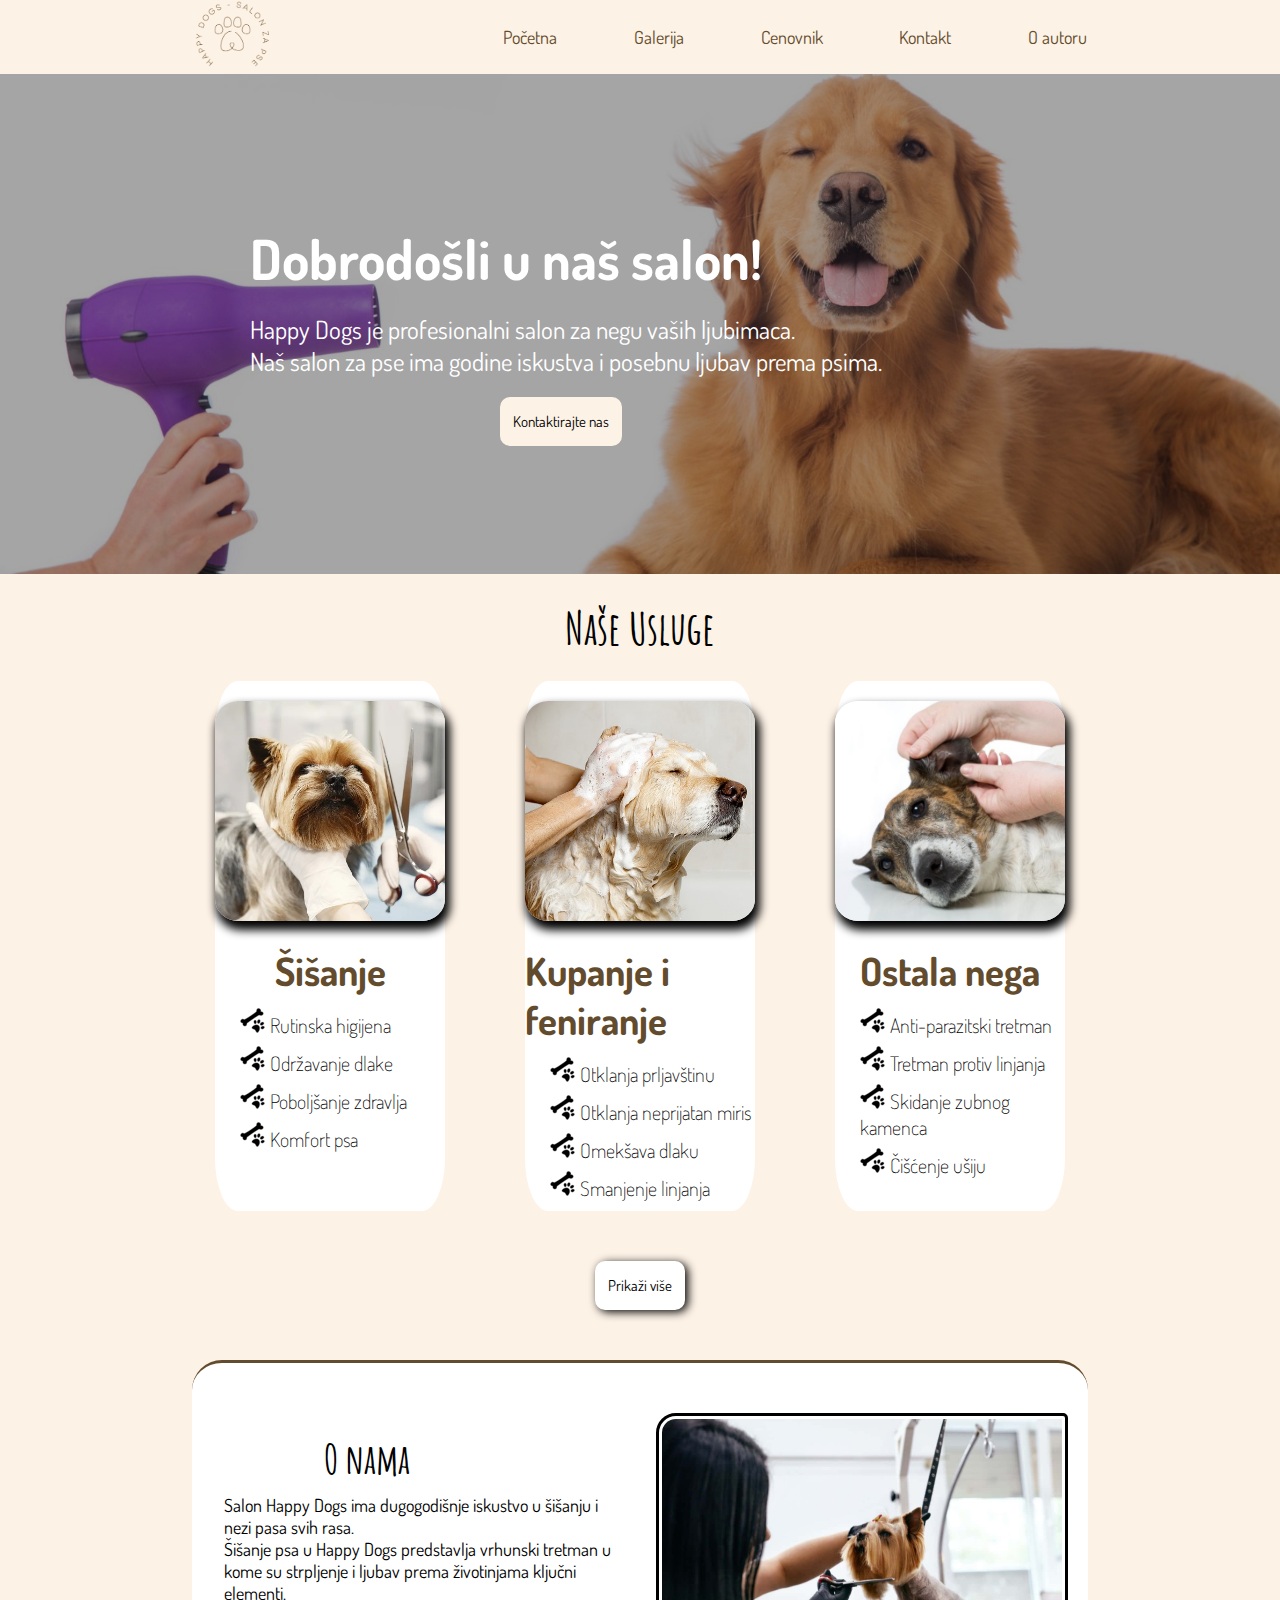
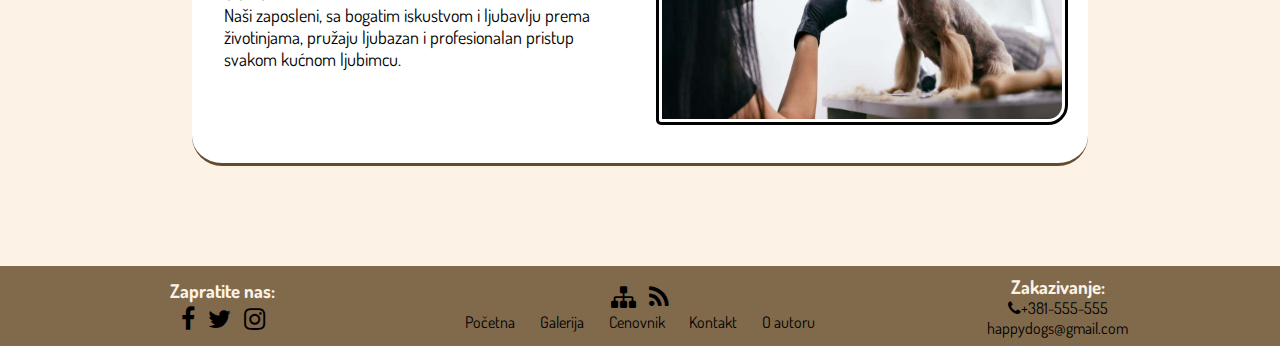
<file: index.html>
<!DOCTYPE html>
<html lang="en">
<head>
    <meta charset="UTF-8">
    <meta name="viewport" content="width=device-width, initial-scale=1.0">
    <meta name="keywords" content="sisanjepasa, salon, ljubimci, negapasa, pas, nega, dogs, doggroomer">
    <meta name="description" content="Happy Dogs je profesionalni salon za negu vaših ljubimaca.">
    <meta name="author" content="Kristijan Smailović">
    <link rel="stylesheet" type="text/css" href="assets/css/style.css">
    <link rel="preconnect" href="https://fonts.googleapis.com">
    <link rel="preconnect" href="https://fonts.gstatic.com" crossorigin>
    <link href="https://fonts.googleapis.com/css2?family=Amatic+SC:wght@400;700&family=Dosis:wght@200..800&display=swap" rel="stylesheet">
    <link rel="stylesheet" href="https://cdnjs.cloudflare.com/ajax/libs/font-awesome/4.7.0/css/font-awesome.min.css">
    <link rel="icon" type="image/x-icon" href="/assets/img/dogbone1.png">
    <title>Happy Dogs</title>
</head>
<body>
        <header>
            <div class="logo">
                <a href="index.html"><img src="assets/img/logo2.png"></a>
            </div>
            <nav>
                <ul>
                    <li><a href="index.html">Početna</a></li>
                    <li><a href="gallery.html">Galerija</a></li>
                    <li><a href="prices.html">Cenovnik</a></li>
                    <li><a href="contact.html">Kontakt</a></li>
                    <li><a href="about.html">O autoru</a></li>
                </ul>
            </nav>
        </header>
        <div class="page-container">
        <div class="cover">
            <h1>Dobrodošli u naš salon!</h1>
            <p>Happy Dogs je profesionalni salon za negu vaših ljubimaca. <br/> Naš salon za pse ima godine iskustva i posebnu ljubav prema psima. </p>
            <form action="contact.html">
                <button id="contact_button">Kontaktirajte nas</button>
            </form>
        </div>

        <div id="services">
            <div id="services-text"><h1>Naše Usluge</h1></div>
        </div>

        <div class="container-row">
            <div class="services">
                <div class="services-collumn">
                    <img src="assets/img/haircutting.jpg">
                    <h1>Šišanje</h1>
                    <h3>Rutinska higijena</h3>
                    <h3>Održavanje dlake</h3>
                    <h3>Poboljšanje zdravlja</h3>
                    <h3>Komfort psa</h3>
                </div>
            </div>

            <div class="services">
                <div class="services-collumn">
                    <img src="assets/img/shower.jpg">
                    <h1>Kupanje i feniranje</h1>
                    <h3>Otklanja prljavštinu</h3>
                    <h3>Otklanja neprijatan miris</h3>
                    <h3>Omekšava dlaku</h3>
                    <h3>Smanjenje linjanja</h3>
                </div>
            </div>

            <div class="services">
                <div class="services-collumn">
                    <img src="assets/img/other.jpg">
                    <h1>Ostala nega</h1>
                    <h3>Anti-parazitski tretman</h3>
                    <h3>Tretman protiv linjanja</h3>
                    <h3>Skidanje zubnog kamenca </h3>
                    <h3>Čišćenje ušiju</h3>
                </div>
            </div>
        </div>
        <div id="show-more">
            <form action="prices.html">
                <button>Prikaži više</button>
            </form>
        </div>
        
        <div class="about-us">
            <div class="contentbox">
                <h1>O nama</h1>
                <p>Salon Happy Dogs ima dugogodišnje iskustvo u šišanju i nezi pasa svih rasa. <br/>Šišanje psa u Happy Dogs predstavlja vrhunski tretman u kome su strpljenje
                    i ljubav prema životinjama ključni elementi.<br/> Naši zaposleni, sa bogatim iskustvom i ljubavlju prema životinjama, pružaju ljubazan i profesionalan pristup 
                    svakom kućnom ljubimcu.</p>
            </div>
            <div class="contentbox">
                <img src="assets/img/grooming.jpg">
            </div>
        </div>


        <footer>
            <div class="footer-section">
                <h3>Zapratite nas:</h3>
                <div class="icon">
                    <a href="https://www.facebook.com/"><i class="fa fa-facebook"></i></a>
                    <a href="https://www.twitter.com/"><i class="fa fa-twitter"></i></a>
                    <a href="https://www.instagram.com/"><i class="fa fa-instagram"></i></a>
                </div>
              </div>
              <div class="footer-section">  	
                <div class="icon">
                    <a href="sitemap.xml"><i class="fa fa-sitemap"></i></a>
                    <a href="rss.xml"><i class="fa fa-rss"></i></a>
                </div>
                <ul>
                    <li><a href="index.html">Početna</a></li>
                    <li><a href="gallery.html">Galerija</a></li>
                    <li><a href="prices.html">Cenovnik</a></li>
                    <li><a href="contact.html">Kontakt</a></li>
                    <li><a href="about.html">O autoru</a></li>
                </ul>
              </div>
              <div class="footer-section">
                <h3>Zakazivanje:</h3>
                <p><i class="fa fa-phone"></i>&#43;381-555-555</p>
                <p>happydogs&#64;gmail&#46;com</p>
              </div>
        </footer>
    </div>
</body>
</html>
</file>
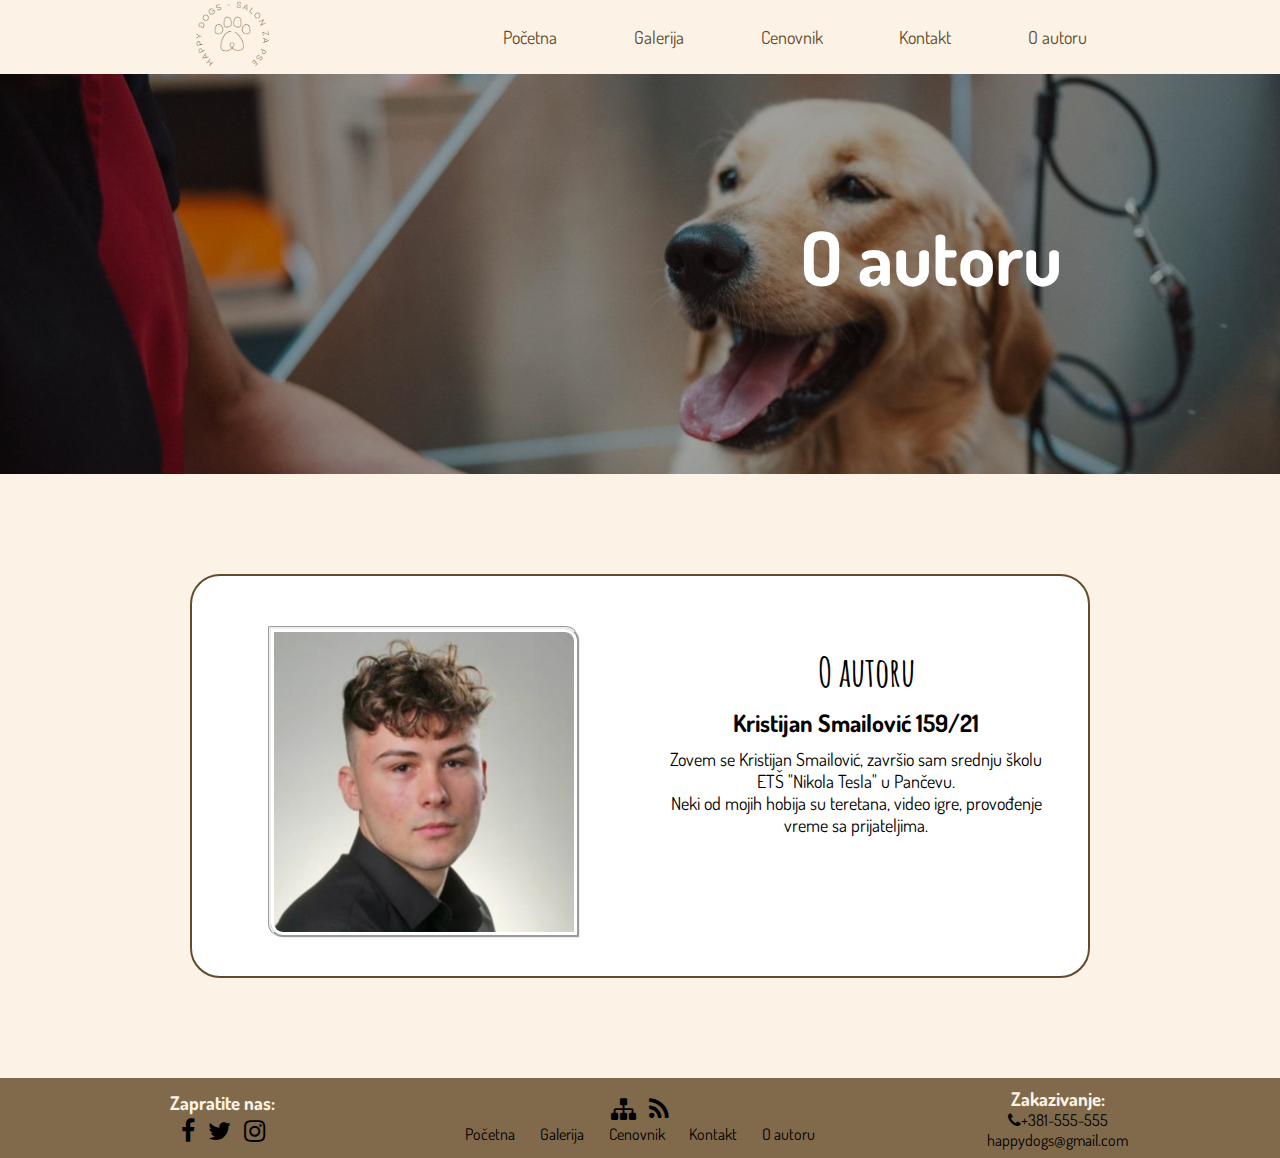
<file: about.html>
<!DOCTYPE html>
<html lang="en">
<head>
    <meta charset="UTF-8">
    <meta name="viewport" content="width=device-width, initial-scale=1.0">
    <meta name="keywords" content="sisanjepasa, salon, ljubimci, negapasa, pas, nega, dogs, doggroomer">
    <meta name="description" content="Happy Dogs je profesionalni salon za negu vaših ljubimaca.">
    <meta name="author" content="Kristijan Smailović">
    <link rel="stylesheet" type="text/css" href="assets/css/style.css">
    <link rel="preconnect" href="https://fonts.googleapis.com">
    <link rel="preconnect" href="https://fonts.gstatic.com" crossorigin>
    <link href="https://fonts.googleapis.com/css2?family=Amatic+SC:wght@400;700&family=Dosis:wght@200..800&display=swap" rel="stylesheet">
    <link rel="stylesheet" href="https://cdnjs.cloudflare.com/ajax/libs/font-awesome/4.7.0/css/font-awesome.min.css">
    <link rel="icon" type="image/x-icon" href="/assets/img/dogbone1.png">
    <title>Happy Dogs</title>
</head>
<body>
    <header>
        <div class="logo">
            <a href="index.html"><img src="assets/img/logo2.png"></a>
        </div>
        <nav>
            <ul>
                <li><a href="index.html">Početna</a></li>
                <li><a href="gallery.html">Galerija</a></li>
                <li><a href="prices.html">Cenovnik</a></li>
                <li><a href="contact.html">Kontakt</a></li>
                <li><a href="about.html">O autoru</a></li>
            </ul>
        </nav>
    </header>
    <div class="page-container">
        <div id="cover-about">
            <h1>O autoru</h1>
        </div>

        <div id="o-autoru">
            <div class="about">
                <div class="contentbox1">
                    <img src="assets/img/autor.jpg">
                </div>
                <div class="contentbox1">
                    <h1>O autoru</h1>
                    <h2>Kristijan Smailović 159/21</h2>
                    <p>Zovem se Kristijan Smailović, završio sam srednju školu ETŠ "Nikola Tesla" u Pančevu.</p>
                    <p>Neki od mojih hobija su teretana, video igre, provođenje vreme sa prijateljima.</p>
                </div>
            </div>
        </div>
    </div>
    
    <footer>
        <div class="footer-section">
            <h3>Zapratite nas:</h3>
            <div class="icon">
                <a href="https://www.facebook.com/"><i class="fa fa-facebook"></i></a>
                <a href="https://www.twitter.com/"><i class="fa fa-twitter"></i></a>
                <a href="https://www.instagram.com/"><i class="fa fa-instagram"></i></a>
            </div>
          </div>
          <div class="footer-section">  	
            <div class="icon">
                <a href="sitemap.xml"><i class="fa fa-sitemap"></i></a>
                <a href="rss.xml"><i class="fa fa-rss"></i></a>
            </div>
            <ul>
                <li><a href="index.html">Početna</a></li>
                <li><a href="gallery.html">Galerija</a></li>
                <li><a href="prices.html">Cenovnik</a></li>
                <li><a href="contact.html">Kontakt</a></li>
                <li><a href="about.html">O autoru</a></li>
            </ul>
          </div>
          <div class="footer-section">
            <h3>Zakazivanje:</h3>
            <p><i class="fa fa-phone"></i>&#43;381-555-555</p>
            <p>happydogs&#64;gmail&#46;com</p>
          </div>
    </footer>
</body>
</html>
</file>
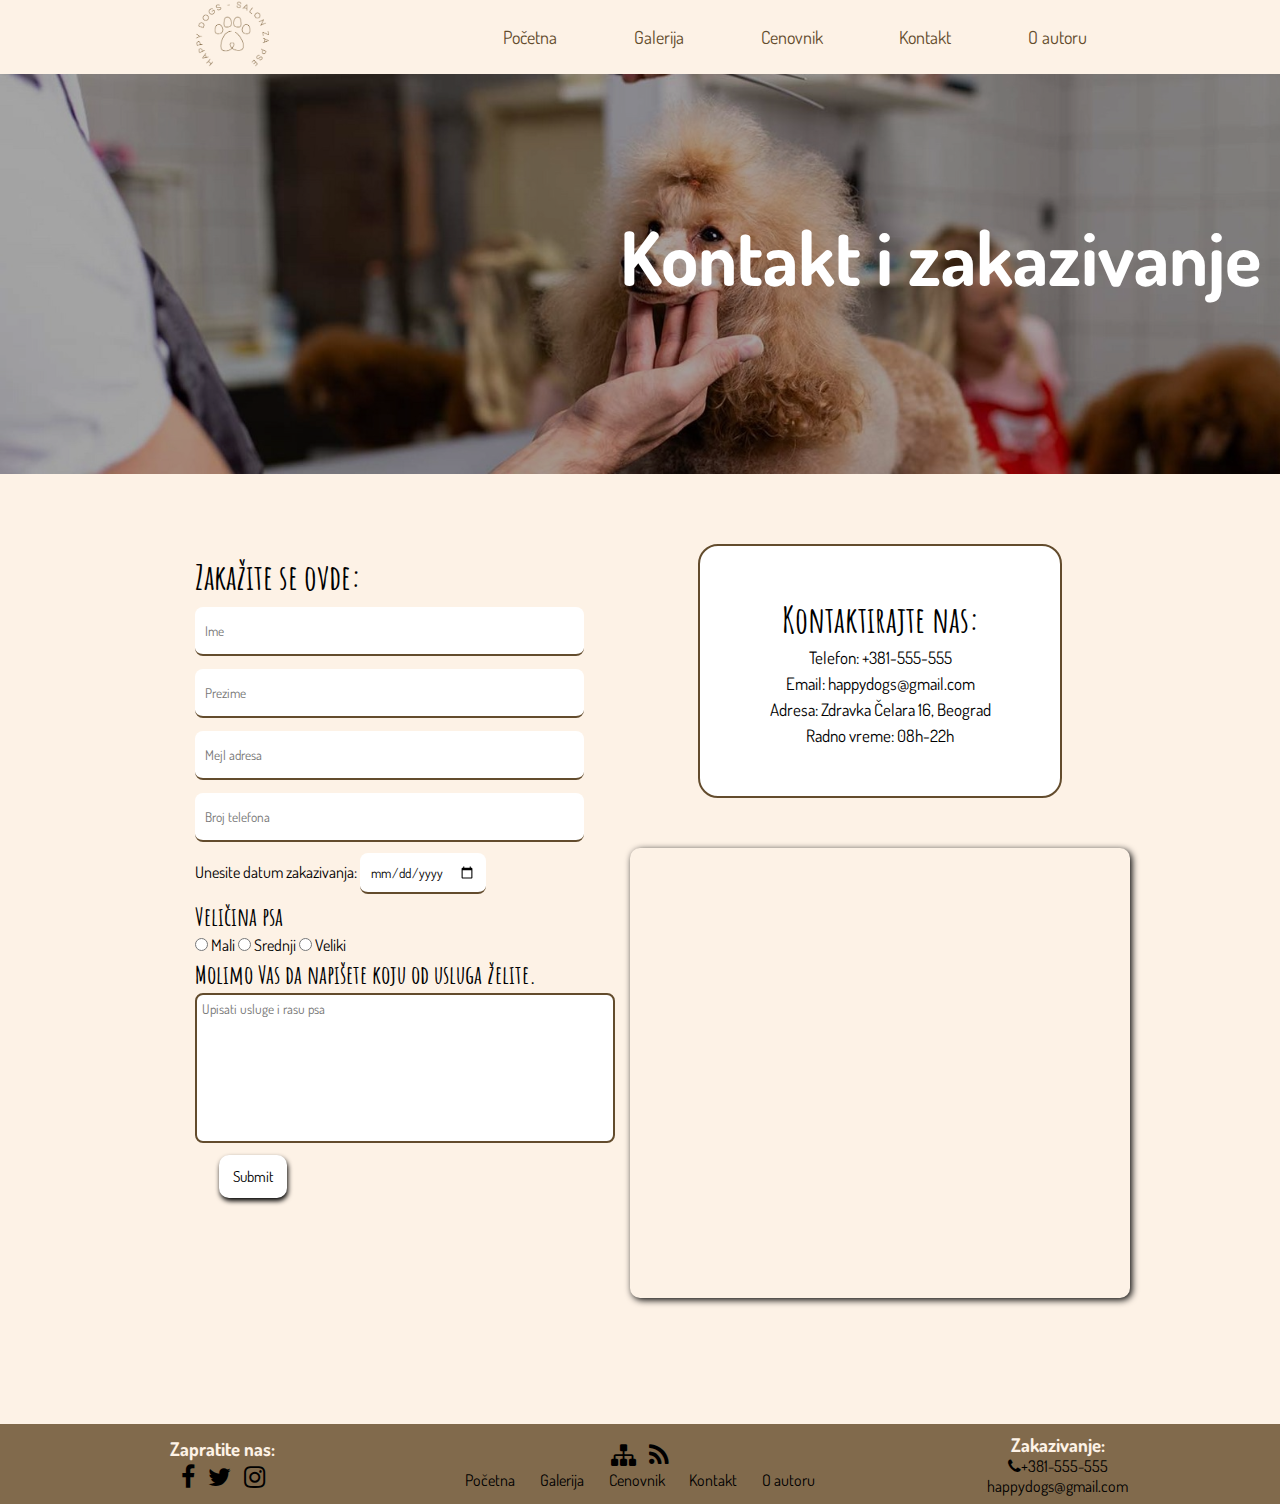
<file: contact.html>
<!DOCTYPE html>
<html lang="en">
<head>
    <meta charset="UTF-8">
    <meta name="viewport" content="width=device-width, initial-scale=1.0">
    <meta name="keywords" content="sisanjepasa, salon, ljubimci, negapasa, pas, nega, dogs, doggroomer">
    <meta name="description" content="Happy Dogs je profesionalni salon za negu vaših ljubimaca.">
    <meta name="author" content="Kristijan Smailović">
    <link rel="stylesheet" type="text/css" href="assets/css/style.css">
    <link rel="preconnect" href="https://fonts.googleapis.com">
    <link rel="preconnect" href="https://fonts.gstatic.com" crossorigin>
    <link href="https://fonts.googleapis.com/css2?family=Amatic+SC:wght@400;700&family=Dosis:wght@200..800&display=swap" rel="stylesheet">
    <link rel="stylesheet" href="https://cdnjs.cloudflare.com/ajax/libs/font-awesome/4.7.0/css/font-awesome.min.css">
    <link rel="icon" type="image/x-icon" href="/assets/img/dogbone1.png">
    <title>Happy Dogs</title>
</head>
<body>
    <header>
        <div class="logo">
            <a href="index.html"><img src="assets/img/logo2.png"></a>
        </div>
        <nav>
            <ul>
                <li><a href="index.html">Početna</a></li>
                <li><a href="gallery.html">Galerija</a></li>
                <li><a href="prices.html">Cenovnik</a></li>
                <li><a href="contact.html">Kontakt</a></li>
                <li><a href="about.html">O autoru</a></li>
            </ul>
        </nav>
    </header>
    <div class="page-container">
        
        <div id="cover-contact">
            <h1>Kontakt i zakazivanje</h1>
        </div>

        <div id="contact">
            <div id="form">
                <form action="" method="">
                    <h1>Zakažite se ovde:</h1>
                    <fieldset>
                      <input placeholder="Ime" type="text" name="ime" required/>
                    </fieldset>
                        <fieldset>
                      <input placeholder="Prezime" type="text" name="prezime" required/>
                    </fieldset>
                    <fieldset>
                      <input placeholder="Mejl adresa" type="email" name="mail"  required/>
                    </fieldset>
                    <fieldset>
                      <input placeholder="Broj telefona" type="tel" name="phone" />
                    </fieldset>
                    <fieldset id="longerform">
                        <label for="date">Unesite datum zakazivanja:</label>
                        <input type="date" name="date"/>
                    </fieldset>
                    <fieldset>
                        <h3>Veličina psa</h3>
                        <div id="checks">
                          <input type="radio" name="grupa1" value="value1"/>Mali
                          <input type="radio" name="grupa1" value="value2"/>Srednji
                          <input type="radio" name="grupa1" value="value3"/>Veliki
                        </div>
                    </fieldset>
                    <fieldset>
                      <h3>Molimo Vas da napišete koju od usluga želite.</h3>
                      <textarea id="input" placeholder="Upisati usluge i rasu psa" required></textarea>
                    </fieldset>
                    <fieldset id="center">
                        <button name="submit">Submit</button>
                    </fieldset>
                  </form>
            </div>
            <div id="location">
                <div id="workinghours">
                    <h1>Kontaktirajte nas:</h1>
                    <p>Telefon: &#43;381-555-555</p>
                    <p>Email: happydogs&#64;gmail&#46;com</p>
                    <p>Adresa: Zdravka Čelara 16, Beograd</p>
                    <p>Radno vreme: 08h-22h</p>
                </div>
                <div id="map">
                    <iframe src="https://www.google.com/maps/embed?pb=!1m18!1m12!1m3!1d2830.334734529096!2d20.47982369068965!3d44.81474490195408!2m3!1f0!2f0!3f0!3m2!1i1024!2i768!4f13.1!3m3!1m2!1s0x475a7a95dfdba1fb%3A0x7dd3ed9b437a11d6!2sZdravka%20%C4%8Celara%2016%2C%20Beograd%2011000!5e0!3m2!1sen!2srs!4v1707335402124!5m2!1sen!2srs" 
                    width="500" height="450" style="border:0;" allowfullscreen="" loading="lazy" referrerpolicy="no-referrer-when-downgrade"></iframe>
                </div>
            </div>
        </div>
    </div>
    
    <footer>
        <div class="footer-section">
            <h3>Zapratite nas:</h3>
            <div class="icon">
                <a href="https://www.facebook.com/"><i class="fa fa-facebook"></i></a>
                <a href="https://www.twitter.com/"><i class="fa fa-twitter"></i></a>
                <a href="https://www.instagram.com/"><i class="fa fa-instagram"></i></a>
            </div>
          </div>
          <div class="footer-section">  	
            <div class="icon">
                <a href="sitemap.xml"><i class="fa fa-sitemap"></i></a>
                <a href="rss.xml"><i class="fa fa-rss"></i></a>
            </div>
            <ul>
                <li><a href="index.html">Početna</a></li>
                <li><a href="gallery.html">Galerija</a></li>
                <li><a href="prices.html">Cenovnik</a></li>
                <li><a href="contact.html">Kontakt</a></li>
                <li><a href="about.html">O autoru</a></li>
            </ul>
          </div>
          <div class="footer-section">
            <h3>Zakazivanje:</h3>
            <p><i class="fa fa-phone"></i>&#43;381-555-555</p>
            <p>happydogs&#64;gmail&#46;com</p>
          </div>
    </footer>
</body>
</html>
</file>
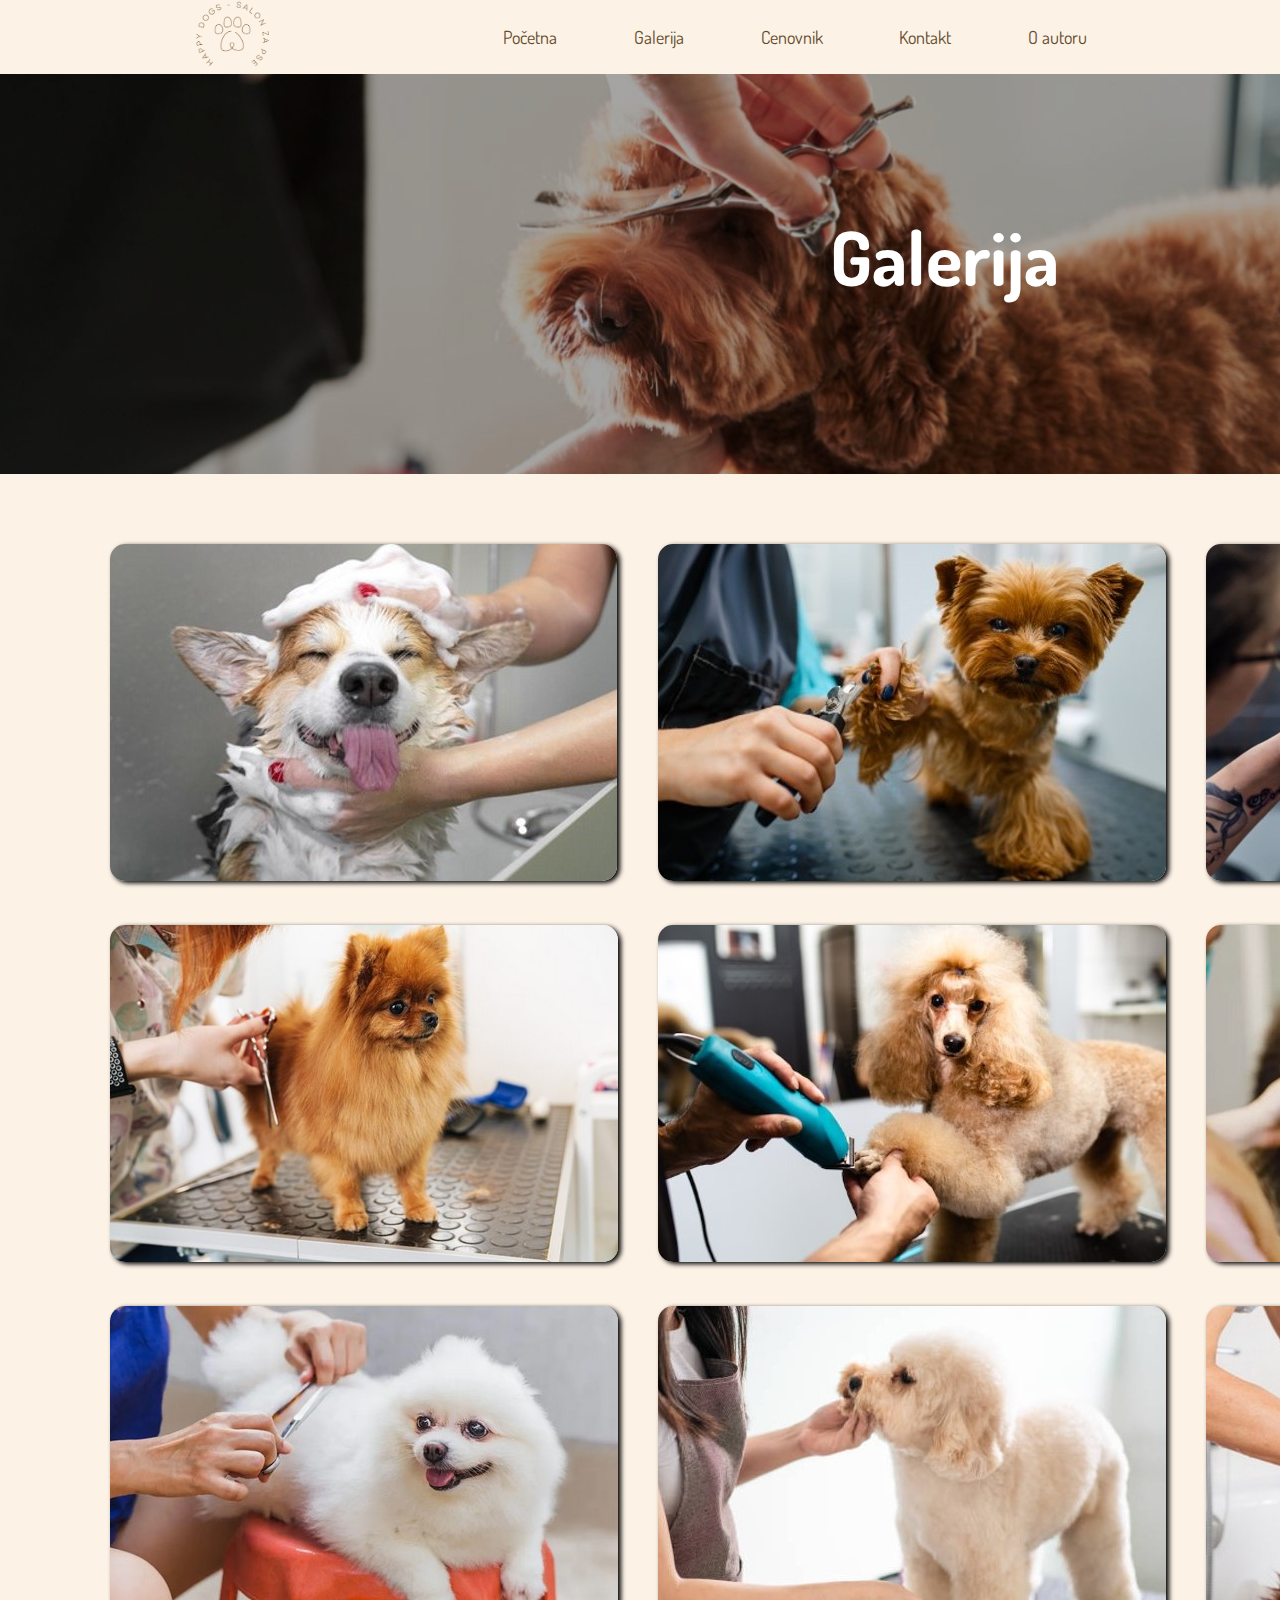
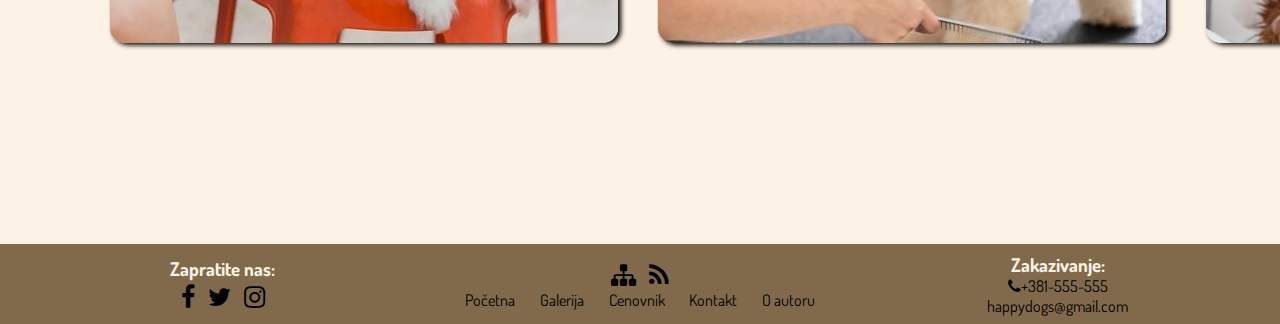
<file: gallery.html>
<!DOCTYPE html>
<html lang="en">
<head>
    <meta charset="UTF-8">
    <meta name="viewport" content="width=device-width, initial-scale=1.0">
    <meta name="keywords" content="sisanjepasa, salon, ljubimci, negapasa, pas, nega, dogs, doggroomer">
    <meta name="description" content="Happy Dogs je profesionalni salon za negu vaših ljubimaca.">
    <meta name="author" content="Kristijan Smailović">
    <link rel="stylesheet" type="text/css" href="assets/css/style.css">
    <link rel="preconnect" href="https://fonts.googleapis.com">
    <link rel="preconnect" href="https://fonts.gstatic.com" crossorigin>
    <link href="https://fonts.googleapis.com/css2?family=Amatic+SC:wght@400;700&family=Dosis:wght@200..800&display=swap" rel="stylesheet">
    <link rel="stylesheet" href="https://cdnjs.cloudflare.com/ajax/libs/font-awesome/4.7.0/css/font-awesome.min.css">
    <link rel="icon" type="image/x-icon" href="/assets/img/dogbone1.png">
    <title>Happy Dogs</title>
</head>
<body>
    <header>
        <div class="logo">
            <a href="index.html"><img src="assets/img/logo2.png"></a>
        </div>
        <nav>
            <ul>
                <li><a href="index.html">Početna</a></li>
                <li><a href="gallery.html">Galerija</a></li>
                <li><a href="prices.html">Cenovnik</a></li>
                <li><a href="contact.html">Kontakt</a></li>
                <li><a href="about.html">O autoru</a></li>
            </ul>
        </nav>
    </header>
    <div class="page-container">

        <div id="cover-gallery">
            <h1>Galerija</h1>
        </div>

        <div id="gallery-container">
            <div class="gallery-collumn">
                <div class="image"><img src="assets/img/gallery1.jpg"></div>
                <div class="image"><img src="assets/img/gallery2.jpg"></div>
                <div class="image"><img src="assets/img/gallery3.jpg"></div>
            </div>
            <div class="gallery-collumn">
                <div class="image"><img src="assets/img/gallery4.jpg"></div>
                <div class="image"><img src="assets/img/gallery5.jpg"></div>
                <div class="image"><img src="assets/img/gallery6.jpg"></div>
            </div>
            <div class="gallery-collumn">
                <div class="image"><img src="assets/img/gallery7.jpg"></div>
                <div class="image"><img src="assets/img/gallery8.jpg"></div>
                <div class="image"><img src="assets/img/gallery9.jpg"></div>
            </div>
        </div>

    </div>
    
    <footer>
        <div class="footer-section">
            <h3>Zapratite nas:</h3>
            <div class="icon">
                <a href="https://www.facebook.com/"><i class="fa fa-facebook"></i></a>
                <a href="https://www.twitter.com/"><i class="fa fa-twitter"></i></a>
                <a href="https://www.instagram.com/"><i class="fa fa-instagram"></i></a>
            </div>
          </div>
          <div class="footer-section">  	
            <div class="icon">
                <a href="sitemap.xml"><i class="fa fa-sitemap"></i></a>
                <a href="rss.xml"><i class="fa fa-rss"></i></a>
            </div>
            <ul>
                <li><a href="index.html">Početna</a></li>
                <li><a href="gallery.html">Galerija</a></li>
                <li><a href="prices.html">Cenovnik</a></li>
                <li><a href="contact.html">Kontakt</a></li>
                <li><a href="about.html">O autoru</a></li>
            </ul>
          </div>
          <div class="footer-section">
            <h3>Zakazivanje:</h3>
            <p><i class="fa fa-phone"></i>&#43;381-555-555</p>
            <p>happydogs&#64;gmail&#46;com</p>
          </div>
    </footer>
</body>
</html>
</file>
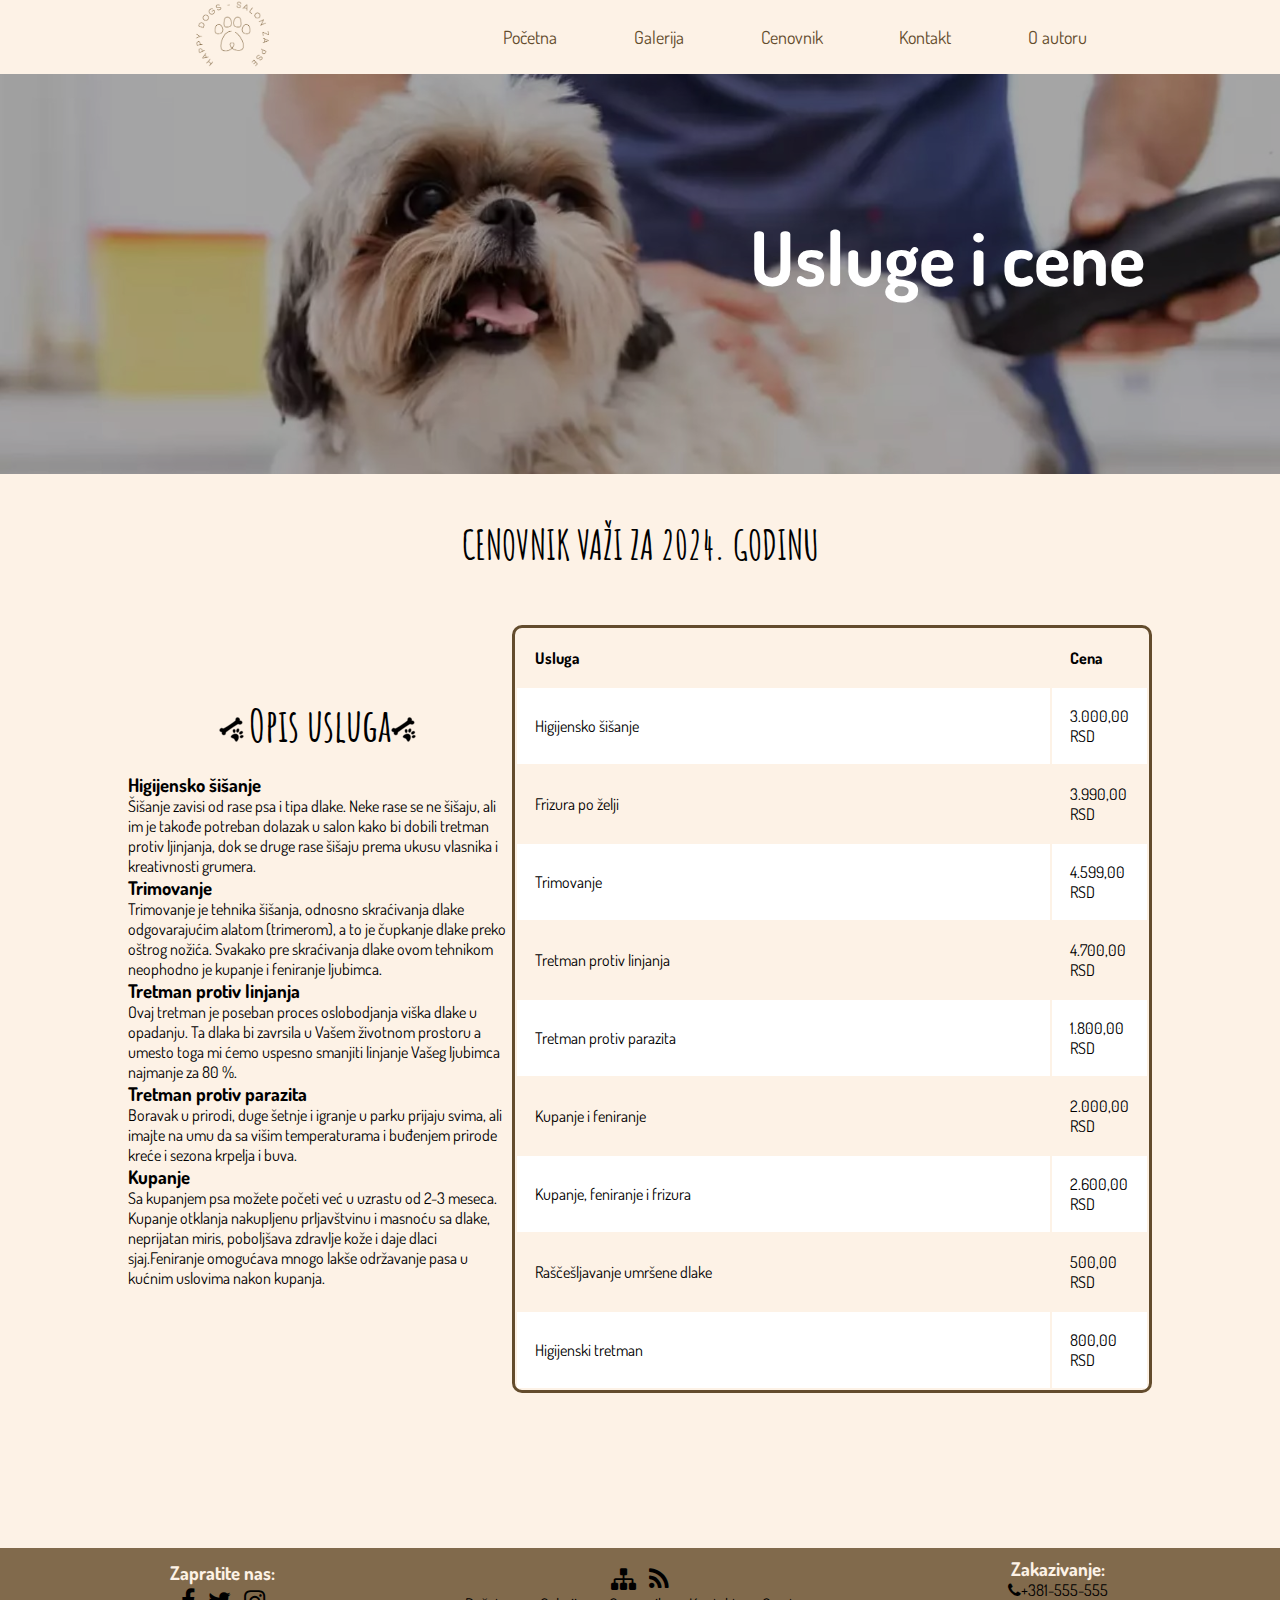
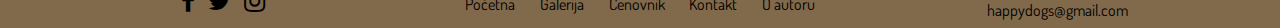
<file: prices.html>
<!DOCTYPE html>
<html lang="en">
<head>
    <meta charset="UTF-8">
    <meta name="viewport" content="width=device-width, initial-scale=1.0">
    <meta name="keywords" content="sisanjepasa, salon, ljubimci, negapasa, pas, nega, dogs, doggroomer">
    <meta name="description" content="Happy Dogs je profesionalni salon za negu vaših ljubimaca.">
    <meta name="author" content="Kristijan Smailović">
    <link rel="stylesheet" type="text/css" href="assets/css/style.css">
    <link rel="preconnect" href="https://fonts.googleapis.com">
    <link rel="preconnect" href="https://fonts.gstatic.com" crossorigin>
    <link href="https://fonts.googleapis.com/css2?family=Amatic+SC:wght@400;700&family=Dosis:wght@200..800&display=swap" rel="stylesheet">
    <link rel="stylesheet" href="https://cdnjs.cloudflare.com/ajax/libs/font-awesome/4.7.0/css/font-awesome.min.css">
    <link rel="icon" type="image/x-icon" href="/assets/img/dogbone1.png">
    <title>Happy Dogs</title>
</head>
<body>
    <header>
        <div class="logo">
            <a href="index.html"><img src="assets/img/logo2.png"></a>
        </div>
        <nav>
            <ul>
                <li><a href="index.html">Početna</a></li>
                <li><a href="gallery.html">Galerija</a></li>
                <li><a href="prices.html">Cenovnik</a></li>
                <li><a href="contact.html">Kontakt</a></li>
                <li><a href="about.html">O autoru</a></li>
            </ul>
        </nav>
    </header>
    <div class="page-container">
    
        <div id="cover-prices">
            <h1>Usluge i cene</h1>
        </div>
        <h1 id="pricing">CENOVNIK VAŽI ZA 2024. GODINU</h1>

      <div id="prices">
        <div id="services-table">
          <h1>Opis usluga</h1>
          <h3>Higijensko šišanje</h3>
          <p>Šišanje zavisi od rase psa i tipa dlake. Neke rase se ne šišaju, 
            ali im je takođe potreban dolazak u salon kako bi dobili tretman protiv ljinjanja, 
            dok se druge rase šišaju prema ukusu vlasnika i kreativnosti grumera.</p>
          <h3>Trimovanje</h3>
          <p>Trimovanje je tehnika šišanja, odnosno skraćivanja dlake odgovarajućim alatom (trimerom),
             a to je čupkanje dlake preko oštrog nožića. Svakako pre skraćivanja dlake ovom tehnikom neophodno je kupanje i feniranje ljubimca.</p>
          <h3>Tretman protiv linjanja</h3>
          <p>Ovaj tretman je poseban proces oslobodjanja viška dlake u opadanju. 
               Ta dlaka bi zavrsila u Vašem životnom prostoru a umesto toga mi ćemo uspesno smanjiti linjanje Vašeg ljubimca najmanje za 80 %.</p>     
          <h3>Tretman protiv parazita</h3>
          <p>Boravak u prirodi, duge šetnje i igranje u parku prijaju svima, ali imajte na umu da sa višim temperaturama 
            i buđenjem prirode kreće i sezona krpelja i buva.</p> 
          <h3>Kupanje</h3>
          <p>Sa kupanjem psa možete početi već u uzrastu od 2-3 meseca. Kupanje otklanja nakupljenu prljavštvinu i masnoću sa dlake, neprijatan miris,
             poboljšava zdravlje kože i daje dlaci sjaj.Feniranje omogućava mnogo lakše održavanje pasa u kućnim uslovima nakon kupanja.</p>
        </div>
          <table class="pricingtable">
              <tr>
                  <th id="long">Usluga</th>
                  <th>Cena</th>
                </tr>
                <tr>
                  <td>Higijensko šišanje</td>
                  <td>3.000,00 RSD</td>
                </tr>
                <tr>
                  <td>Frizura po želji</td>
                  <td>3.990,00 RSD</td>
                </tr>
                <tr>
                  <td>Trimovanje</td>
                  <td>4.599,00 RSD</td>
                </tr>
                <tr>
                  <td>Tretman protiv linjanja</td>
                  <td>4.700,00 RSD</td>
                </tr>
                <tr>
                  <td>Tretman protiv parazita</td>
                  <td>1.800,00 RSD</td>
                </tr>
                <tr>
                  <td>Kupanje i feniranje</td>
                  <td>2.000,00 RSD</td>
                </tr>
                <tr>
                  <td>Kupanje, feniranje i frizura</td>
                  <td>2.600,00 RSD</td>
                </tr>
                <tr>
                  <td>Raščešljavanje umršene dlake</td>
                  <td>500,00 RSD</td>
                </tr>
                <tr>
                  <td>Higijenski tretman</td>
                  <td>800,00 RSD</td>
                </tr>
          </table>
      </div>
        

    </div>

    <footer>
        <div class="footer-section">
            <h3>Zapratite nas:</h3>
            <div class="icon">
              <a href="https://www.facebook.com/"><i class="fa fa-facebook"></i></a>
              <a href="https://www.twitter.com/"><i class="fa fa-twitter"></i></a>
              <a href="https://www.instagram.com/"><i class="fa fa-instagram"></i></a>
            </div>
          </div>
          <div class="footer-section">  	
            <div class="icon">
                <a href="sitemap.xml"><i class="fa fa-sitemap"></i></a>
                <a href="rss.xml"><i class="fa fa-rss"></i></a>
            </div>
            <ul>
                <li><a href="index.html">Početna</a></li>
                <li><a href="gallery.html">Galerija</a></li>
                <li><a href="prices.html">Cenovnik</a></li>
                <li><a href="contact.html">Kontakt</a></li>
                <li><a href="about.html">O autoru</a></li>
            </ul>
          </div>
          <div class="footer-section">
            <h3>Zakazivanje:</h3>
            <p><i class="fa fa-phone"></i>&#43;381-555-555</p>
            <p>happydogs&#64;gmail&#46;com</p>
          </div>
    </footer>
</body>
</html>
</file>
<file: assets/css/style.css>
*{
    padding: 0px;
    margin:0px;
    font-family: "Dosis", sans-serif;
}

body{background-color: #fdf2e6;}

.page-container{
    position: relative;
    min-height: 100vh;
}

header{
    display: flex;
    justify-content: space-evenly;
    align-items: center;
    background-color:#fdf2e6;
}

.logo{
    margin-right: 30px;
}
.logo img{
    height: 70px;
}
/* nav */
nav{width: 600px; }
nav ul{
    list-style: none;
    display: flex;
    justify-content: space-between;
}
nav ul li{
    display: inline;
    font-size: 18px;
}
nav ul li a{
    position: relative;
    text-decoration: none;
    color:#634c2d;
    padding:0px 8px;
}
nav ul li a::after{
    content: '';
    position: absolute;
    width: 100%;
    height: 3px;
    background-color: #a5855a;
    left:0;
    bottom: -8px;
    transition: 0.3s;
    width: 0%;
}
nav ul li a:hover:after{
    width:100%;
}
/* index page */
.cover{
    background-image: url(../img/background.jpg);
    height: 500px;
    background-size: cover;
    background-color: rgb(165, 165, 165);
    background-blend-mode: multiply;
}
.cover h1{
    color:white;
    animation: left_to_right 2s ease;
    padding-top: 150px;
    padding-left: 250px;
    font-size: 55px;
}

.cover p{
    color:white;
    animation: left_to_right 3s ease;
    padding-top: 20px;
    padding-left: 250px;
    font-size: 25px;
}

.cover form{
    padding-left: 500px;
    padding-top: 20px;
}

#contact_button{
    animation: fadeIn 3.5s ease-in;
    padding: 15px 13px;
    background-color:#fdf2e6;
    border-radius: 10px;
    border-style: none;
    transition: 0.3s;
    cursor: pointer;
    font-size: 15px;
}
#contact_button:hover{
    background-color: #a5855a;
    box-shadow: 3px 6px 8px;
}

@keyframes left_to_right 
    {
    from {
      margin-left: -100%;
    }
    to {
      margin-left: 0;
    }
    }

  @keyframes fadeIn {
    0% { opacity: 0; }
    100% { opacity: 1; }
  }

#services{
    display: flex;
    justify-content: center;
    border-radius: 10%;
}
#services-text{
    margin: 25px 0px;
}
#services-text h1{ 
    font-family: "Amatic SC", sans-serif;
    font-size: 45px;
}

.container-row{
    margin:0px auto;
    display: flex;
    flex-direction: row;
    width: 70%;
    justify-content: center;
    align-items: center;
}

.services{
    width: 370px;
    height: 530px;
    margin: 0px 40px 50px 40px;
    background-color: white;
    border-radius: 10%;
    transition-duration: 0.4s;
}

.services:hover{
    box-shadow: 5px 15px 25px 3px;
}

.services-collumn{
    display: flex;
    flex-wrap: wrap;
    justify-content: center;
    align-items:flex-start;
    flex-direction: column;
}

.services-collumn img{
    width: 230px;
    height: 220px;
    border-radius: 10%;
    margin: 20px auto;
    box-shadow: 3px 7px 10px 2px;
}

.services-collumn h1{margin: 5px auto; font-size: 39px; color: #634c2d;}
.services-collumn h3{margin-left: 25px; padding-top: 8px; font-size: 20px;font-weight:100;}
.services-collumn h3:before{content: url("../img/dogbone1.png"); padding-right: 5px;}

#show-more form{
    text-align: center;
    margin-bottom: 50px;
}
#show-more button{
    padding: 15px 13px;
    background-color:white;
    border-radius: 10px;
    border-style: none;
    transition: 0.3s;
    cursor: pointer;
    font-size: 15px;
    box-shadow: 3px 2px 10px;
}
#show-more button:hover{
    background-color: #a5855a;
}

.about-us{
    width: 70%;
    height: 400px;
    margin: 0px auto;
    display: flex;
    flex-wrap: wrap;
    justify-content: space-evenly;
    align-items:center;
    flex-direction: row;
    background-color: #ffffff;
    border-radius: 30px;
    border-style: solid none solid none;
    border-color: #634c2d;
}
.contentbox{
    height: 300px;
    width: 400px;
}
.contentbox h1{margin: 20px 100px 10px 100px;font-family: "Amatic SC", sans-serif; font-size: 40px;}
.contentbox p{font-size: 18px;}
.contentbox img{
    height: 300px;
    width: 400px;
    border-radius: 20px 5px;
    border-style: solid;
    padding: 3px;
    transition: 0.5s;
}
.contentbox img:hover{
    transform: rotate(5deg);
    width: 415px;
    height: 310px;
}
/* prices page */
#cover-prices{    
    background-image: url(../img/prices.jpg);
    height: 400px;
    background-size:cover;
    background-color: rgb(165, 165, 165);
    background-blend-mode: multiply;
}
#cover-prices h1{
    color:white;
    animation: left_to_right 2s ease;
    padding-top: 135px;
    padding-left: 750px;
    font-size: 75px;
}
#prices{
    display: flex;
    align-items: center;
    justify-content: center;
    flex-direction: row;
}
#services-table{
    display: flex;
    width: 30%;
    flex-direction: column;
    margin-bottom: 35px;
}
#services-table h1{
    text-align: center;
    margin-bottom: 20px;
    font-family: "Amatic SC", sans-serif;
    font-size: 45px;
}
#services-table h1:before, #services-table h1:after{content: url("../img/dogbone1.png"); padding-right: 5px;}
#long{width: 500px;}
.pricingtable{
    display: flex;
    width: 50%;
    margin: 55px 0px;
    align-items: center;
    justify-content: space-evenly;
}
.pricingtable tbody{
    border-style: solid;
    border-color: #634c2d;
    border-radius: 10px;
}
.pricingtable table{
    border-collapse: collapse;
    width: 100%;
}
.pricingtable td, th {
    text-align: left;
    padding: 18px;
}
.pricingtable tr:nth-child(even) {
    background-color: #ffffff;
}
#pricing{text-align: center; margin-top: 45px;font-family: "Amatic SC", sans-serif; font-size: 40px;}
/* gallery page */
#cover-gallery{
    background-image: url(../img/gallery.jpg);
    height: 400px;
    background-size:cover;
    background-color: rgb(165, 165, 165);
    background-blend-mode: multiply;
}
#cover-gallery h1{
    color:white;
    animation: left_to_right 2s ease;
    padding-top: 135px;
    padding-left: 830px;
    font-size: 75px;
}
#gallery-container{
    display: flex;
    width: 86%;
    height: 1250px;
    margin:20px auto;
    background-color: #fdf2e6;
    border-radius: 25px;
}
.gallery-collumn{
    display: flex;
    flex-direction: column;
    align-items: center;
    padding: 30px 0px 10px 0px;
}
.image{
    padding : 20px 20px;
    position: relative;
}
.image img{
    border-radius: 15px;
    transition: 0.3s ease;
    box-shadow: 3px 2px 5px;
}
.image img:hover{
    -webkit-transform: scale(1.1);
    -ms-transform: scale(1.1);
    transform: scale(1.1);
}
/* contact page */
#cover-contact{
    background-image: url(../img/contact.jpg);
    height: 400px;
    background-size:cover;
    background-color: rgb(165, 165, 165);
    background-blend-mode: multiply;
}
#cover-contact h1{
    color:white;
    animation: left_to_right 2s ease;
    padding-top: 135px;
    padding-left: 620px;
    font-size: 75px;
}

#contact{
    display: flex;
    flex-direction: row;
    justify-content: center;
    width: 80%;
    margin: 0px auto;
}
#form{margin-right: 20px; margin-top: 50px;}
#form form{width: 30%;margin: 30px 0px;}
#form fieldset{border: none;margin:3px 0px;}
input[type=text],input[type=email],input[type=tel]{
    padding: 15px 250px 15px 10px;
    margin: 5px 0px;
    display: inline-block;
    border-bottom: 2px solid #634c2d;
    border-radius: 8px;
    box-sizing: border-box;
    border-top:none;
    border-left: none;
    border-right: none;
    outline: none;
    transition: 0.3s ease;
}
input[type=date]{
    padding: 10px 10px;
    margin: 3px 0px;
    display: inline-block;
    border-bottom: 2px solid #634c2d;
    border-radius: 8px;
    box-sizing: border-box;
    border-top:none;
    border-left: none;
    border-right: none;
    outline: none;
}
#longerform{width:350px;}
#form fieldset h3{margin-bottom: 3px; font-family:"Amatic SC", sans-serif;font-size: 26px;}
#form h1{font-family:"Amatic SC", sans-serif;font-size: 35px; width: 250px;}
input[type=text]:focus,input[type=email]:focus,input[type=tel]:focus
{background-color: #af9c83;color:white;}
#checks{width:200px;}
#checks input[type=radio]{margin-right: 3px;}
#checks input[type=radio]:focus{background-color: #af9c83;
    color:white;}
textarea{
    width: 420px;
    height: 150px;
    padding:5px 0px 0px 5px;
    resize: none;
    border: 2px solid #634c2d;
    border-radius: 8px;
    box-sizing: border-box;
    outline: none;
    transition: 0.3s ease;
}
textarea:focus{
    background-color: #af9c83;
    color:white;
}
#button-form{margin: 0px auto;}
#center{text-align: center;}
#form fieldset button{
    padding: 12px 14px;
    margin:5px 10px 0px 0px;
    background-color:white;
    border-radius: 10px;
    border-style: none;
    transition: 0.3s;
    cursor: pointer;
    font-size: 15px;
    box-shadow: 1px 3px 5px black;
}
#form fieldset button:hover{background-color:#a5855a;}

#location{
    display:flex;
    flex-direction:column;
    align-items: center;
    width: 40%;
    height: 830px;
    margin:20px 0px 0px 40px;
}
#workinghours{
    width: 360px;
    height: 200px;
    background-color: white;
    text-align: center;
    padding-top:50px;
    margin:50px 0px;
    border-radius: 20px;
    border: 2px solid #634c2d;
}
#workinghours h1{font-family:"Amatic SC", sans-serif;font-size: 36px;}
#workinghours p{font-size: 17px;padding-top: 5px;}

#map iframe{
    border-radius: 10px;
    box-shadow: 2px 2px 7px;
}
/* about page */
#cover-about{
    background-image: url(../img/about.jpg);
    height: 400px;
    background-size:cover;
    background-color: rgb(165, 165, 165);
    background-blend-mode: multiply;
}
#cover-about h1{
    color:white;
    animation: left_to_right 2s ease;
    padding-top: 135px;
    padding-left: 800px;
    font-size: 75px;
}
.about{
    width: 70%;
    height: 400px;
    margin: 20px auto;
    display: flex;
    flex-wrap: wrap;
    justify-content: space-evenly;
    align-items:center;
    flex-direction: row;
    background-color: #ffffff;
    border-radius: 30px;
    border: 2px solid #634c2d;
    margin-top: 100px;
}

.contentbox1{
    height: 300px;
    width: 400px;
    text-align: center;
}
.contentbox1 h1{margin: 20px 100px 10px 120px;font-family: "Amatic SC", sans-serif; font-size: 40px;}
.contentbox1 h2{margin-bottom: 10px;}
.contentbox1 p{font-size: 18px;}
.contentbox1 img{
    height: 300px;
    width: 300px;
    border-radius: 2px 15px;
    border-style: groove;
    padding: 3px;
    transition: 0.5s;
}
.contentbox1 img:hover{
    width: 310px;
    height: 310px;
}
/* footer */
footer{
    bottom:0;
    position: static;
    display: flex;
    justify-content: space-evenly;
    align-items: center;
    height: 80px;
    width: 100%;
    background-color: #816a4c;
    margin-top: 100px;
}
.footer-section{
    margin: 0px 20px;
    width: 350px;
    text-align: center;
}
.footer-section ul{list-style: none;
    display: flex;
    justify-content: space-between;
}
.footer-section ul li{display: inline;}
.footer-section ul li a{text-decoration: none; color:black;transition: 0.3s ease;}
.footer-section ul li a:hover{color:gainsboro;}
.footer-section h3{color: #fdf2e6;}
.icon a{color: black;margin: 0px 5px;transition: 0.3s ease;font-size:25px}
.icon a:hover{color:gainsboro}
</file>
